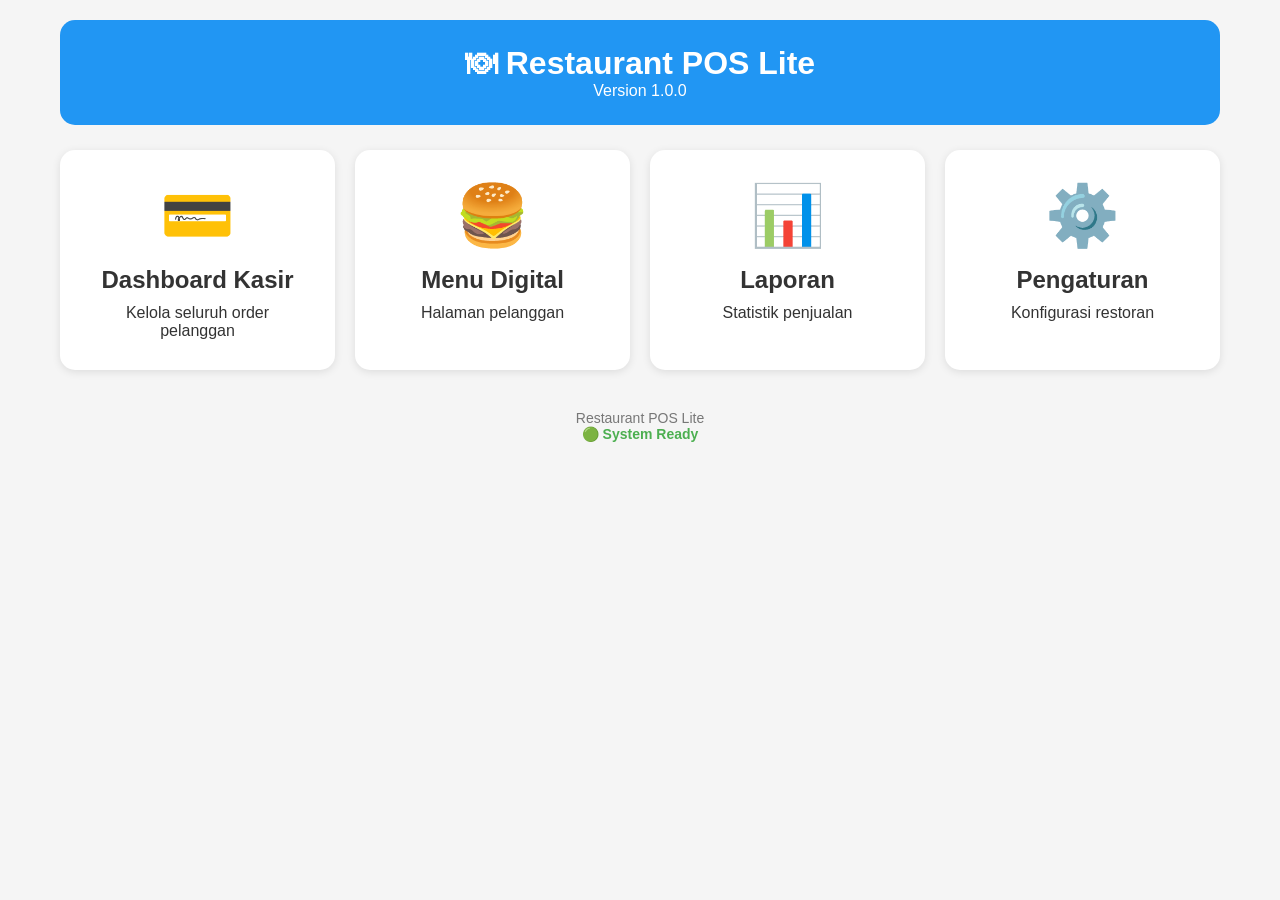
<file: index.html>
<!DOCTYPE html>
<html lang="id">
<head>

<meta charset="UTF-8">
<meta name="viewport" content="width=device-width, initial-scale=1">

<title>Restaurant POS Lite</title>

<link rel="stylesheet" href="css/style.css">

<style>

.menu-grid{

    display:grid;

    grid-template-columns:repeat(auto-fit,minmax(220px,1fr));

    gap:20px;

}

.menu-card{

    background:white;

    padding:30px;

    border-radius:15px;

    text-align:center;

    text-decoration:none;

    color:#333;

    box-shadow:0 2px 8px rgba(0,0,0,.1);

    transition:.3s;

}

.menu-card:hover{

    transform:translateY(-5px);

}

.menu-card h2{

    margin-top:15px;

}

.footer{

    text-align:center;

    margin-top:40px;

    color:#777;

    font-size:14px;

}

.status{

    margin-top:15px;

    color:#4CAF50;

    font-weight:bold;

}

</style>

</head>

<body>

<div class="container">

<div class="header">

<h1>🍽 Restaurant POS Lite</h1>

<p>Version 1.0.0</p>

</div>

<div class="menu-grid">

<a href="kasir.html" class="menu-card">

<div style="font-size:60px;">💳</div>

<h2>Dashboard Kasir</h2>

<p>Kelola seluruh order pelanggan</p>

</a>

<a href="menu.html" class="menu-card">

<div style="font-size:60px;">🍔</div>

<h2>Menu Digital</h2>

<p>Halaman pelanggan</p>

</a>

<a href="laporan.html" class="menu-card">

<div style="font-size:60px;">📊</div>

<h2>Laporan</h2>

<p>Statistik penjualan</p>

</a>

<a href="setting.html" class="menu-card">

<div style="font-size:60px;">⚙️</div>

<h2>Pengaturan</h2>

<p>Konfigurasi restoran</p>

</a>

</div>

<div class="footer">

Restaurant POS Lite<br>

<span class="status">

🟢 System Ready

</span>

</div>

</div>

</body>
</html>
</file>
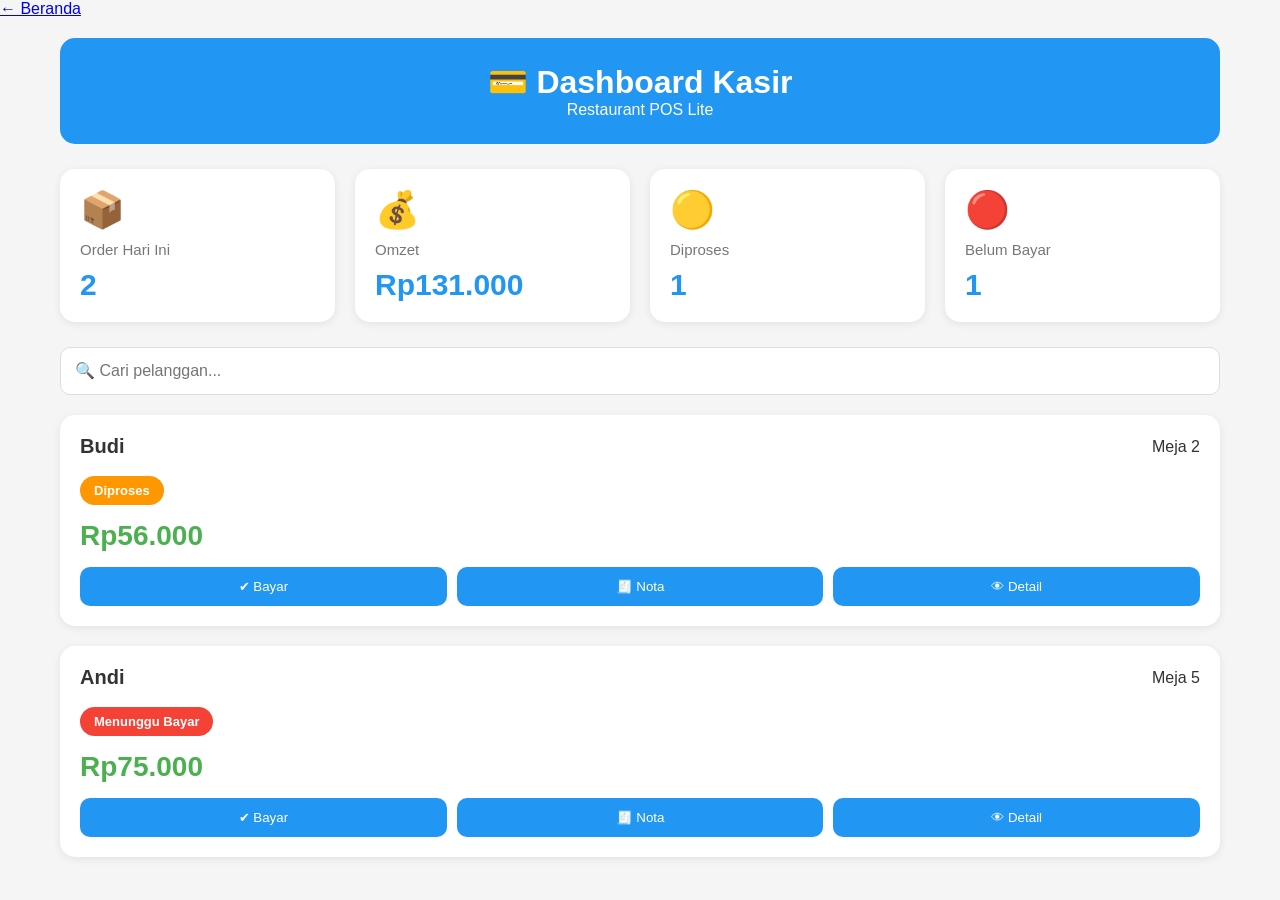
<file: kasir.html>
<!DOCTYPE html>
<html lang="id">

<head>

<meta charset="UTF-8">
<meta name="viewport" content="width=device-width,initial-scale=1">

<title>Dashboard Kasir</title>

<link rel="stylesheet" href="css/style.css">

</head>

<body>

<div class="top-nav">

    <a href="index.html" class="back-btn">

        ← Beranda

    </a>

</div>    

<div class="container">

    <div class="header">

        <h1>💳 Dashboard Kasir</h1>

        <p>Restaurant POS Lite</p>

    </div>

    <div id="dashboard"></div>

</div>
<div id="modal" class="modal">

    <div class="modal-content">

        <span class="close-modal"
              onclick="closeModal()">

            ×

        </span>

        <div id="modalBody"></div>

    </div>

</div>
<script src="js/storage.js"></script>
<script src="js/kasir.js"></script>    


</body>
</html>
</file>
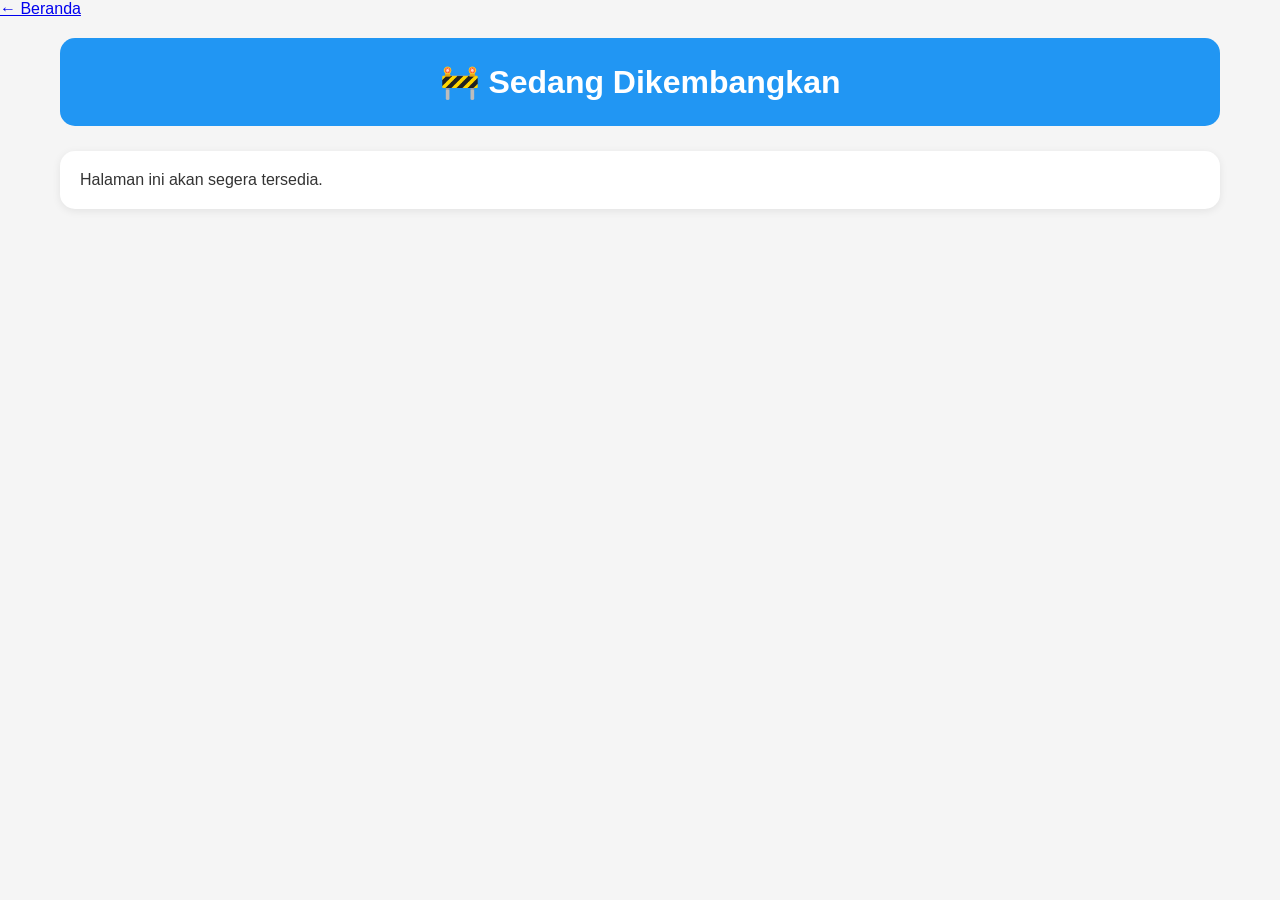
<file: laporan.html>
<!DOCTYPE html>
<html lang="id">
<head>

<meta charset="UTF-8">
<meta name="viewport" content="width=device-width, initial-scale=1">

<title>Coming Soon</title>

<link rel="stylesheet" href="css/style.css">

</head>

<body>

<div class="top-nav">

    <a href="index.html" class="back-btn">

        ← Beranda

    </a>

</div>    

<div class="container">

<div class="header">

<h1>🚧 Sedang Dikembangkan</h1>

</div>

<div class="card">

Halaman ini akan segera tersedia.

</div>

</div>

</body>
</html>
</file>
<file: css/style.css>
/* ===========================
   RESET
=========================== */

*{
    margin:0;
    padding:0;
    box-sizing:border-box;
}

body{

    font-family:Arial,sans-serif;

    background:#f5f5f5;

    color:#333;

}

/* ===========================
   LAYOUT
=========================== */

.container{

    max-width:1200px;

    margin:auto;

    padding:20px;

}

.header{

    background:#2196F3;

    color:white;

    padding:25px;

    border-radius:15px;

    text-align:center;

    margin-bottom:25px;

}

.card{

    background:white;

    border-radius:15px;

    padding:20px;

    box-shadow:0 2px 8px rgba(0,0,0,.08);

    margin-bottom:20px;

}

/* ===========================
   BUTTON
=========================== */

.btn{

    background:#2196F3;

    color:white;

    border:none;

    border-radius:10px;

    padding:12px 18px;

    cursor:pointer;

    transition:.3s;

}

.btn:hover{

    opacity:.9;

}

/* ===========================
   DASHBOARD SUMMARY
=========================== */

.summary-grid{

    display:grid;

    grid-template-columns:repeat(auto-fit,minmax(220px,1fr));

    gap:20px;

    margin-bottom:25px;

}

.summary-card{

    background:white;

    border-radius:15px;

    padding:20px;

    box-shadow:0 2px 8px rgba(0,0,0,.08);

    transition:.3s;

}

.summary-card:hover{

    transform:translateY(-3px);

}

.summary-icon{

    font-size:36px;

}

.summary-title{

    margin-top:10px;

    color:#777;

    font-size:15px;

}

.summary-value{

    margin-top:10px;

    font-size:30px;

    font-weight:bold;

    color:#2196F3;

}

/* ===========================
   SEARCH
=========================== */

.search-box{

    width:100%;

    padding:14px;

    border:1px solid #ddd;

    border-radius:10px;

    margin-bottom:20px;

    font-size:16px;

}

/* ===========================
   ORDER CARD
=========================== */

.order-card{

    background:white;

    border-radius:15px;

    padding:20px;

    margin-bottom:20px;

    box-shadow:0 2px 8px rgba(0,0,0,.08);

}

.order-header{

    display:flex;

    justify-content:space-between;

    align-items:center;

}

.order-name{

    font-size:20px;

    font-weight:bold;

}

.order-total{

    margin:15px 0;

    font-size:28px;

    color:#4CAF50;

    font-weight:bold;

}

/* ===========================
   STATUS BADGE
=========================== */

.badge{

    display:inline-block;

    padding:7px 14px;

    border-radius:25px;

    color:white;

    font-size:13px;

    font-weight:bold;

}

.waiting{

    background:#f44336;

}

.process{

    background:#ff9800;

}

.done{

    background:#4CAF50;

}

/* ===========================
   BUTTON GROUP
=========================== */

.button-group{

    display:flex;

    gap:10px;

    margin-top:15px;

}

.button-group button{

    flex:1;

}

/* ===========================
   MENU GRID
=========================== */

.menu-grid{

    display:grid;

    grid-template-columns:repeat(auto-fit,minmax(220px,1fr));

    gap:20px;

}

.menu-card{

    background:white;

    padding:30px;

    border-radius:15px;

    text-align:center;

    text-decoration:none;

    color:#333;

    box-shadow:0 2px 8px rgba(0,0,0,.08);

    transition:.3s;

}

.menu-card:hover{

    transform:translateY(-5px);

}

.menu-card h2{

    margin:15px 0 10px;

}

/* ===========================
   FOOTER
=========================== */

.footer{

    text-align:center;

    margin-top:40px;

    color:#777;

    font-size:14px;

}

.status{

    margin-top:10px;

    color:#4CAF50;

    font-weight:bold;

}

/* ===========================
   RESPONSIVE
=========================== */

@media(max-width:768px){

    .summary-grid{

        grid-template-columns:1fr;

    }

    .button-group{

        flex-direction:column;

    }

    .order-header{

        flex-direction:column;

        align-items:flex-start;

        gap:10px;

    }

}
/* ===========================
   MODAL
=========================== */

.modal{

    display:none;

    position:fixed;

    left:0;

    top:0;

    width:100%;

    height:100%;

    background:rgba(0,0,0,.7);

    justify-content:center;

    align-items:center;

    z-index:999;

}

.modal-content{

    background:#1f1f1f;

    color:white;

    width:90%;

    max-width:450px;

    border-radius:15px;

    padding:25px;

    position:relative;

}

.close-modal{

    position:absolute;

    right:20px;

    top:15px;

    cursor:pointer;

    font-size:30px;

}

.item-row{

    display:flex;

    justify-content:space-between;

    margin:10px 0;

}

.modal-total{

    margin-top:20px;

    font-size:22px;

    font-weight:bold;

    color:#4CAF50;

}
</file>
